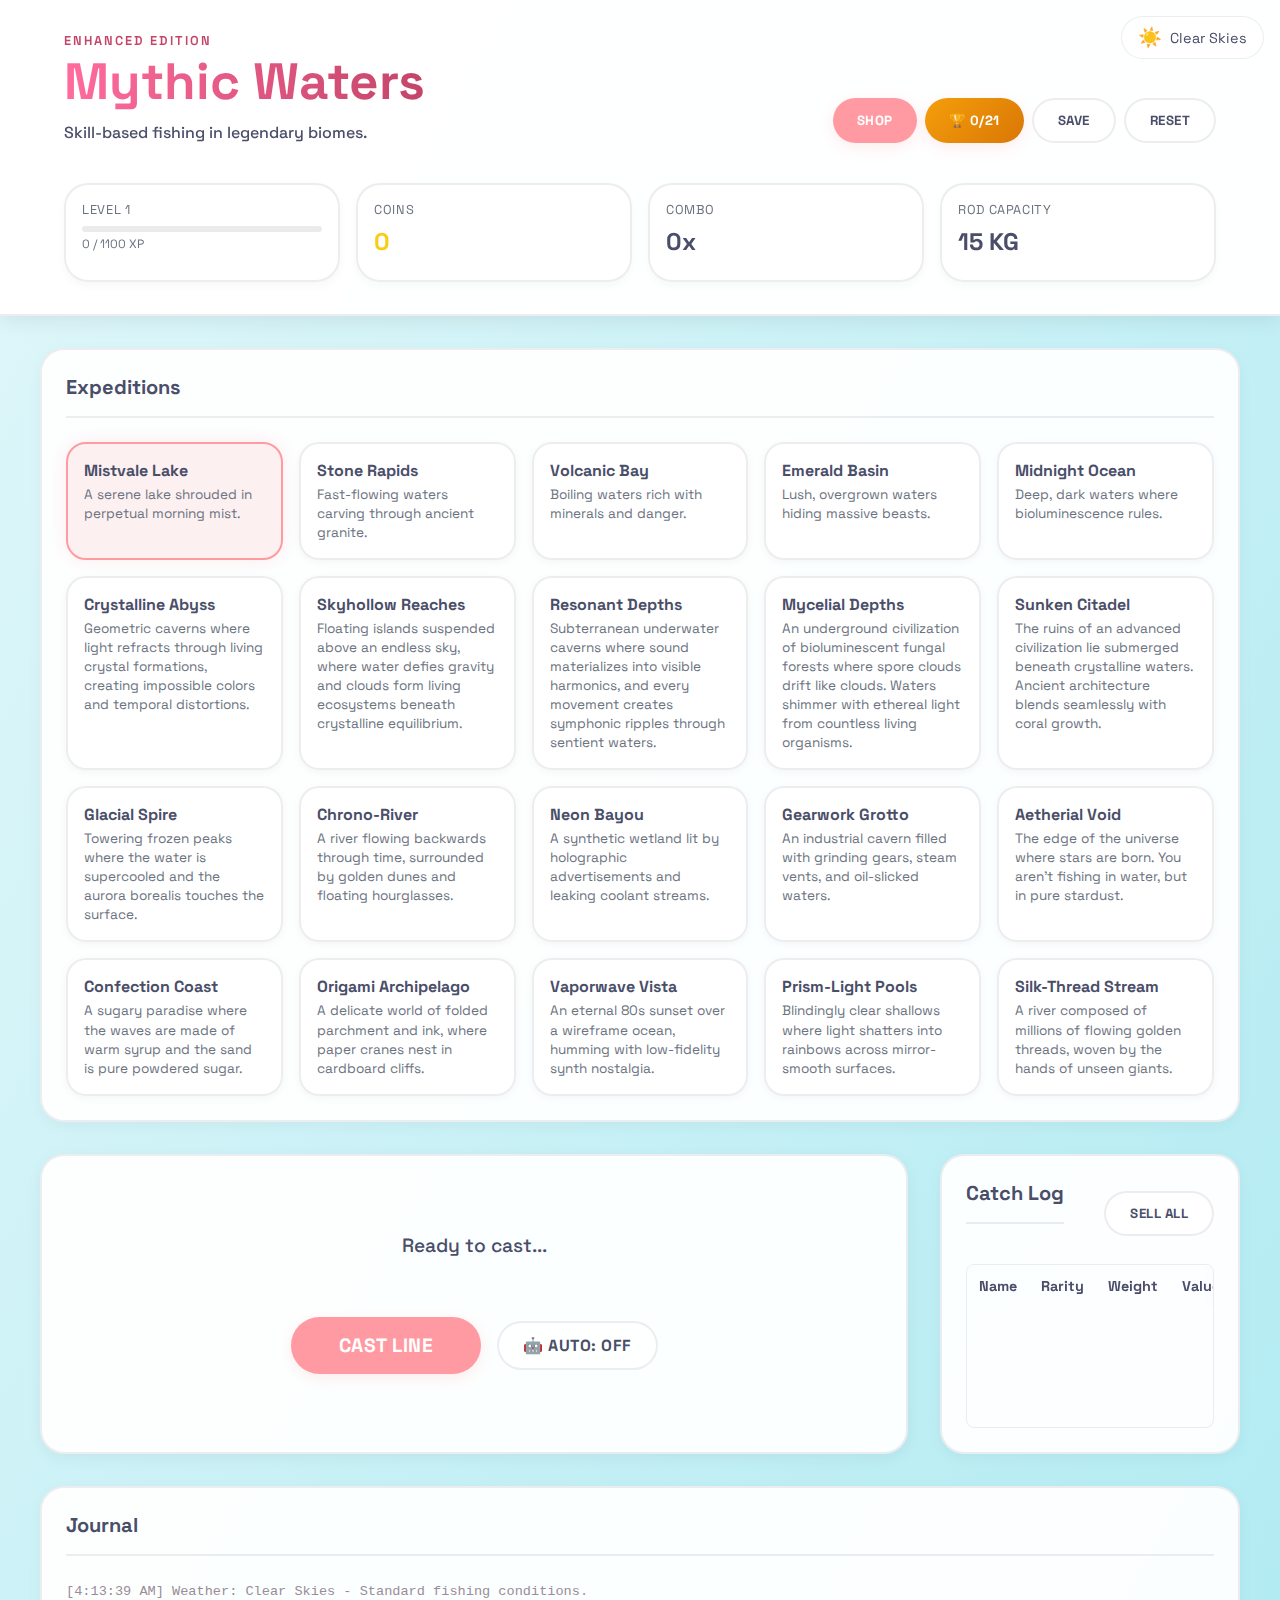
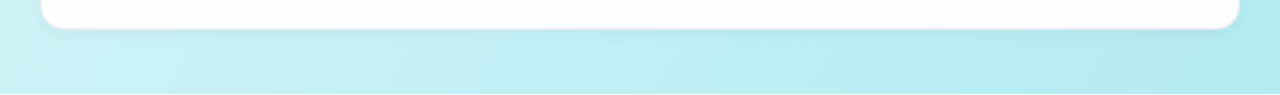
<file: index.html>
<!DOCTYPE html>
<html lang="en">

<head>
    <meta charset="UTF-8" />
    <meta name="viewport" content="width=device-width, initial-scale=1.0" />
    <title>Mythic Waters | Enhanced Edition</title>
    <link rel="preconnect" href="https://fonts.googleapis.com" />
    <link rel="preconnect" href="https://fonts.gstatic.com" crossorigin />
    <link href="https://fonts.googleapis.com/css2?family=Space+Grotesk:wght@400;500;600;700&display=swap"
        rel="stylesheet" />
    <link rel="stylesheet" href="styles.css" />
</head>

<body>

    <header class="hero">
        <div class="weather-badge" id="weather-badge">
            <span class="weather-icon" id="weather-icon">☀️</span>
            <span id="weather-text">Clear Skies</span>
        </div>
        <div class="hero-content">
            <div>
                <p
                    style="text-transform:uppercase; letter-spacing:2px; font-size:0.8rem; margin:0; color:#c44569; font-weight:600;">
                    Enhanced Edition</p>
                <h1>Mythic Waters</h1>
                <p class="subtitle" style="color:#4a4e69; font-weight:500;">Skill-based fishing in legendary biomes.</p>
            </div>
            <div style="display:flex; gap:0.5rem;">
                <button class="btn-primary" onclick="GameAPI.shopOpen()">Shop</button>
                <button class="btn-primary" onclick="GameAPI.openAchievements()"
                    style="background:linear-gradient(135deg,#f59e0b,#d97706)">🏆 <span
                        id="achievement-count">0/21</span></button>
                <button class="btn-secondary" onclick="GameAPI.manualSave()">Save</button>
                <button class="btn-secondary" onclick="GameAPI.resetData()">Reset</button>
            </div>
        </div>

        <div class="player-stats">
            <div class="stat">
                <p class="stat-label">Level <span id="level-display">1</span></p>
                <div class="progress-container">
                    <div class="progress">
                        <div class="progress-bar" id="xp-bar"></div>
                    </div>
                    <p class="progress-text"><span id="xp-current">0</span> / <span id="xp-next">1000</span> XP</p>
                </div>
            </div>
            <div class="stat">
                <p class="stat-label">Coins</p>
                <p class="stat-value warning" style="color:#facc15" id="coins-display">0</p>
            </div>
            <div class="stat">
                <p class="stat-label">Combo</p>
                <p class="stat-value" id="combo-display">0x</p>
            </div>
            <div class="stat">
                <p class="stat-label">Rod Capacity</p>
                <p class="stat-value" id="capacity-display">20 KG</p>
            </div>
        </div>
    </header>

    <main>
        <!-- Locations -->
        <section>
            <h2>Expeditions</h2>
            <div class="location-grid" id="location-grid">
                <!-- Injected via JS -->
            </div>
        </section>

        <!-- Main Gameplay -->
        <div class="fishing-zone">
            <!-- Action Panel -->
            <section class="action-area">
                <div class="status-text" id="status-message">Ready to cast...</div>

                <!-- Minigame UI -->
                <div class="minigame-container" id="minigame-ui">
                    <div class="target-zone" id="mg-target"></div>
                    <div class="indicator" id="mg-indicator"></div>
                </div>

                <!-- Auto-Fish Cooldown Progress Bar -->
                <div class="auto-cooldown-container" id="auto-cooldown-container" style="display: none;">
                    <div class="cooldown-label">🤖 Next cast in...</div>
                    <div class="cooldown-bar-track">
                        <div class="cooldown-bar-fill" id="cooldown-bar-fill"></div>
                    </div>
                </div>

                <div class="last-catch-display" id="last-catch"></div>
                <div class="action-buttons">
                    <button class="btn-primary cast-btn-lg" id="action-btn">Cast Line</button>
                    <button class="auto-fish-btn" id="auto-fish-btn">🤖 Auto: OFF</button>
                </div>
            </section>

            <!-- Inventory -->
            <section class="inventory-panel">
                <div class="inventory-header">
                    <h2>Catch Log</h2>
                    <button class="btn-secondary" onclick="GameAPI.inventorySellAll()">Sell All</button>
                </div>
                <div class="inv-scroll">
                    <table id="inventory-table">
                        <thead>
                            <tr>
                                <th>Name</th>
                                <th>Rarity</th>
                                <th>Weight</th>
                                <th>Value</th>
                            </tr>
                        </thead>
                        <tbody></tbody>
                    </table>
                </div>
            </section>
        </div>

        <!-- Shop Modal -->
        <div class="shop-modal-overlay" id="shop-modal-overlay" onclick="GameAPI.shopClose()"></div>
        <div class="shop-modal" id="shop-modal">
            <div class="shop-modal-header">
                <h2>General Shop</h2>
                <button class="shop-close-btn" onclick="GameAPI.shopClose()">&times;</button>
            </div>
            <div class="shop-tabs">
                <button class="shop-tab-btn active" data-tab="weather" onclick="GameAPI.shopSwitchTab('weather')">⛅
                    Weather</button>
                <button class="shop-tab-btn" data-tab="amulets" onclick="GameAPI.shopSwitchTab('amulets')">🧿
                    Amulets</button>
                <button class="shop-tab-btn" data-tab="rods" onclick="GameAPI.shopSwitchTab('rods')">🎣 Rods</button>
                <button class="shop-tab-btn" data-tab="baits" onclick="GameAPI.shopSwitchTab('baits')">🪱 Baits</button>
            </div>
            <div class="shop-tab-content" id="shop-tab-content"></div>
        </div>

        <!-- Achievements Modal -->
        <div class="shop-modal-overlay" id="achievements-overlay" onclick="GameAPI.closeAchievements()"></div>
        <div class="shop-modal achievements-modal" id="achievements-modal">
            <div class="shop-modal-header">
                <h2>🏆 Achievements</h2>
                <button class="shop-close-btn" onclick="GameAPI.closeAchievements()">&times;</button>
            </div>
            <div id="achievements-list" class="achievements-list"></div>
        </div>

        <!-- Log -->
        <section>
            <h2>Journal</h2>
            <ul class="log-list" id="game-log"></ul>
        </section>
    </main>

    <!-- Data: Core -->
    <script src="js/data/rarity.js"></script>
    <script src="js/data/rods.js"></script>
    <script src="js/data/baits.js"></script>
    <script src="js/data/weather.js"></script>
    <script src="js/data/locations.js"></script>
    <script src="js/data/amulets.js"></script>
    <script src="js/data/weather-shop.js"></script>
    <script src="js/data/achievements.js"></script>

    <!-- Data: Biome Fish -->
    <script src="js/data/biomes/mistvale.js"></script>
    <script src="js/data/biomes/stone_rapids.js"></script>
    <script src="js/data/biomes/volcanic.js"></script>
    <script src="js/data/biomes/emerald.js"></script>
    <script src="js/data/biomes/midnight.js"></script>
    <script src="js/data/biomes/crystalline_abyss.js"></script>
    <script src="js/data/biomes/skyhollow_reaches.js"></script>
    <script src="js/data/biomes/resonant_depths.js"></script>
    <script src="js/data/biomes/mycelial_depths.js"></script>
    <script src="js/data/biomes/sunken_citadel.js"></script>
    <script src="js/data/biomes/glacial_spire.js"></script>
    <script src="js/data/biomes/chrono_river.js"></script>
    <script src="js/data/biomes/neon_bayou.js"></script>
    <script src="js/data/biomes/gearwork_grotto.js"></script>
    <script src="js/data/biomes/aetherial_void.js"></script>
    <script src="js/data/biomes/confection_coast.js"></script>
    <script src="js/data/biomes/origami_archipelago.js"></script>
    <script src="js/data/biomes/vaporwave_vista.js"></script>
    <script src="js/data/biomes/prism_light_pools.js"></script>
    <script src="js/data/biomes/silk_thread_stream.js"></script>
    <script src="js/data/fish-db.js"></script>

    <!-- Systems -->
    <script src="js/systems/ui.js"></script>
    <script src="js/systems/shop.js"></script>
    <script src="js/systems/inventory.js"></script>
    <script src="js/systems/save.js"></script>
    <script src="js/systems/achievements.js"></script>

    <!-- Engine -->
    <script src="js/engine.js"></script>
</body>

</html>
</file>
<file: styles.css>
/**
 * MYTHIC WATERS: ENHANCED EDITION
 * Pastel Pop Theme - Separate CSS File
 */

:root {
    /* PASTEL POP THEME */
    --bg: linear-gradient(135deg, #fdfbf7, #fff0f5);
    /* Cream to Soft Pink */
    --surface: rgba(255, 255, 255, 0.85);
    --surface-alt: rgba(255, 255, 255, 0.6);
    --accent: #ff9aa2;
    /* Pastel Salmon/Pink */
    --accent-soft: rgba(255, 154, 162, 0.2);
    --text: #4a4e69;
    /* Soft Dark Blue/Gray */
    --muted: #9a8c98;
    --border: rgba(74, 78, 105, 0.1);
    --danger: #ffb7b2;
    /* Pastel Red */
    --success: #b5ead7;
    /* Mint Green */
    --warning: #ffdac1;
    /* Pastel Peach/Yellow */
    font-size: 16px;
}

* {
    box-sizing: border-box;
}

body {
    margin: 0;
    min-height: 100vh;
    font-family: 'Space Grotesk', system-ui, sans-serif;
    background: var(--bg);
    color: var(--text);
    transition: background 0.6s ease;
    overflow-x: hidden;
}

/* --- Animations --- */
@keyframes pulse-glow {
    0% {
        box-shadow: 0 0 0 0 rgba(109, 214, 255, 0.4);
    }

    70% {
        box-shadow: 0 0 0 10px rgba(109, 214, 255, 0);
    }

    100% {
        box-shadow: 0 0 0 0 rgba(109, 214, 255, 0);
    }
}

@keyframes weather-fade {
    0% {
        opacity: 0.5;
    }

    100% {
        opacity: 1;
    }
}

/* --- Layout --- */
main {
    width: min(1200px, 94vw);
    margin: 2rem auto 4rem;
    display: flex;
    flex-direction: column;
    gap: 2rem;
}

/* --- Hero Section --- */
.hero {
    background: rgba(255, 255, 255, 0.98);
    backdrop-filter: blur(10px);
    border-bottom: 2px solid var(--border);
    padding: 2rem 5vw;
    display: flex;
    flex-direction: column;
    gap: 1.5rem;
    box-shadow: 0 4px 20px rgba(0, 0, 0, 0.08);
    /* Softer shadow */
    position: relative;
    overflow: hidden;
}

.weather-badge {
    position: absolute;
    top: 1rem;
    right: 1rem;
    background: var(--surface-alt);
    border: 1px solid var(--border);
    padding: 0.5rem 1rem;
    border-radius: 2rem;
    display: flex;
    align-items: center;
    gap: 0.5rem;
    font-size: 0.9rem;
    animation: weather-fade 1s ease;
}

.weather-icon {
    font-size: 1.2rem;
}

.hero-content {
    display: flex;
    justify-content: space-between;
    align-items: flex-end;
    gap: 2rem;
    flex-wrap: wrap;
}

h1 {
    margin: 0;
    font-size: clamp(2rem, 4vw, 3.5rem);
    background: linear-gradient(to right, #ff6b9d, #c44569);
    /* Vibrant Pink Gradient */
    -webkit-background-clip: text;
    background-clip: text;
    -webkit-text-fill-color: transparent;
}

.subtitle {
    margin: 0.5rem 0 0;
    color: var(--muted);
}

/* --- Stats Grid --- */
.player-stats {
    display: grid;
    grid-template-columns: repeat(auto-fit, minmax(140px, 1fr));
    gap: 1rem;
    margin-top: 1rem;
}

.stat {
    background: rgba(255, 255, 255, 0.95);
    padding: 1rem;
    border-radius: 1.5rem;
    border: 2px solid var(--border);
    box-shadow: 0 4px 10px rgba(0, 0, 0, 0.03);
    transition: transform 0.2s;
}

.stat:hover {
    transform: translateY(-2px);
}

.stat-label {
    margin: 0;
    font-size: 0.8rem;
    color: #6b7280;
    /* Visible gray */
    text-transform: uppercase;
    letter-spacing: 0.05em;
}

.stat-value {
    margin: 0.5rem 0 0;
    font-size: 1.5rem;
    font-weight: 700;
    color: #4a4e69;
    /* Dark text */
}

.stat-value.highlight {
    color: #ff6b9d;
    /* Vibrant pink for emphasis */
}

/* --- Progress Bar --- */
.progress-container {
    margin-top: 0.5rem;
}

.progress {
    height: 6px;
    background: rgba(0, 0, 0, 0.08);
    /* Visible on light bg */
    border-radius: 3px;
    overflow: hidden;
}

.progress-bar {
    height: 100%;
    background: linear-gradient(90deg, #ff6b9d, #c44569);
    /* Vibrant pink gradient */
    width: 0%;
    transition: width 0.3s ease;
}

.progress-text {
    font-size: 0.75rem;
    color: #6b7280;
    margin-top: 0.25rem;
}

/* --- Common UI Elements --- */
section {
    background: rgba(255, 255, 255, 0.95);
    border-radius: 1.5rem;
    padding: 1.5rem;
    border: 2px solid var(--border);
    box-shadow: 0 4px 15px rgba(0, 0, 0, 0.04);
}

h2 {
    margin-top: 0;
    color: #4a4e69;
    border-bottom: 2px solid var(--border);
    padding-bottom: 1rem;
    margin-bottom: 1.5rem;
    font-size: 1.25rem;
}

button {
    font-family: inherit;
    border: none;
    padding: 0.75rem 1.5rem;
    border-radius: 50px;
    /* Pill shape for pop feel */
    cursor: pointer;
    font-weight: 700;
    transition: all 0.2s cubic-bezier(0.175, 0.885, 0.32, 1.275);
    /* Bouncy */
    text-transform: uppercase;
    letter-spacing: 0.5px;
}

button:active {
    transform: scale(0.95);
}

button:disabled {
    opacity: 0.5;
    cursor: not-allowed;
    transform: none !important;
}

.btn-primary {
    background: var(--accent);
    color: #fff;
    box-shadow: 0 4px 15px var(--accent-soft);
}

.btn-primary:hover:not(:disabled) {
    transform: scale(1.05) translateY(-2px);
    box-shadow: 0 6px 20px var(--accent-soft);
    filter: brightness(1.05);
}

.btn-secondary {
    background: #fff;
    color: var(--text);
    border: 2px solid var(--border);
}

.btn-secondary:hover:not(:disabled) {
    background: var(--bg);
    border-color: var(--accent);
    color: var(--accent);
}

.btn-danger {
    background: var(--danger);
    color: #fff;
}

.btn-danger:hover {
    filter: brightness(0.95);
}

/* --- Locations --- */
.location-grid {
    display: grid;
    grid-template-columns: repeat(auto-fit, minmax(200px, 1fr));
    gap: 1rem;
}

.location-card {
    padding: 1rem;
    background: rgba(255, 255, 255, 0.9);
    border: 2px solid var(--border);
    border-radius: 1.25rem;
    cursor: pointer;
    transition: all 0.2s;
    box-shadow: 0 2px 8px rgba(0, 0, 0, 0.04);
}

.location-card:hover {
    border-color: var(--accent);
    transform: translateY(-2px);
}

.location-card.active {
    border-color: var(--accent);
    background: rgba(255, 154, 162, 0.15);
    /* Pastel accent bg */
    box-shadow: 0 0 20px rgba(255, 154, 162, 0.2);
}

.loc-name {
    font-weight: 700;
    margin-bottom: 0.25rem;
    color: #4a4e69;
}

.loc-desc {
    font-size: 0.85rem;
    color: #6b7280;
    line-height: 1.4;
}

/* --- Fishing Panel & Minigame --- */
.fishing-zone {
    display: grid;
    grid-template-columns: 1fr 300px;
    gap: 2rem;
}

@media (max-width: 800px) {
    .fishing-zone {
        grid-template-columns: 1fr;
    }
}

.action-area {
    background: rgba(255, 255, 255, 0.95);
    /* Light bg for pastel */
    border-radius: 1.5rem;
    padding: 2rem;
    display: flex;
    flex-direction: column;
    align-items: center;
    justify-content: center;
    min-height: 300px;
    text-align: center;
    position: relative;
    border: 2px solid var(--border);
    box-shadow: 0 4px 15px rgba(0, 0, 0, 0.05);
}

.status-text {
    font-size: 1.2rem;
    margin-bottom: 1.5rem;
    min-height: 1.5em;
    color: #4a4e69;
    /* Dark text for visibility */
    font-weight: 500;
}

.last-catch-display {
    font-size: 0.9rem;
    color: #10b981;
    /* Vibrant green */
    margin-bottom: 2rem;
    font-weight: 600;
}

/* MINIGAME STYLES */
.minigame-container {
    width: 100%;
    max-width: 400px;
    height: 40px;
    background: #e5e7eb;
    /* Light gray for pastel */
    border-radius: 20px;
    position: relative;
    overflow: hidden;
    border: 2px solid var(--border);
    margin-bottom: 1.5rem;
    display: none;
    /* Hidden by default */
}

.minigame-container.active {
    display: block;
}

.target-zone {
    position: absolute;
    top: 0;
    bottom: 0;
    background: rgba(16, 185, 129, 0.3);
    /* Green tint */
    border-left: 2px solid #10b981;
    border-right: 2px solid #10b981;
    width: 20%;
    /* Dynamic */
    left: 40%;
    /* Dynamic */
}

.indicator {
    position: absolute;
    top: 0;
    bottom: 0;
    width: 4px;
    background: #ff6b9d;
    /* Pink indicator */
    box-shadow: 0 0 10px #ff6b9d;
    left: 0%;
    transition: left 0.05s linear;
    /* Smooth movement handled by JS */
}

.cast-btn-lg {
    font-size: 1.2rem;
    padding: 1rem 3rem;
    border-radius: 50px;
}

.cast-btn-lg.reeling {
    background: var(--warning);
    color: #000;
}

/* --- Auto-Fish Button --- */
.action-buttons {
    display: flex;
    gap: 1rem;
    align-items: center;
    flex-wrap: wrap;
    justify-content: center;
}

.auto-fish-btn {
    font-size: 1rem;
    padding: 0.75rem 1.5rem;
    border-radius: 50px;
    background: var(--surface-alt);
    color: var(--text);
    border: 2px solid var(--border);
    transition: all 0.3s ease;
}

.auto-fish-btn:hover:not(:disabled) {
    border-color: var(--accent);
    background: var(--accent-soft);
}

.auto-fish-btn.active {
    background: linear-gradient(135deg, #4ade80, #22c55e);
    color: #000;
    border-color: #4ade80;
    box-shadow: 0 0 20px rgba(74, 222, 128, 0.4);
    animation: pulse-glow 1s infinite;
}

/* --- Auto-Fish Cooldown Progress Bar --- */
.auto-cooldown-container {
    width: 100%;
    max-width: 400px;
    margin-bottom: 1.5rem;
    text-align: center;
}

.cooldown-label {
    font-size: 0.9rem;
    color: var(--muted);
    margin-bottom: 0.5rem;
    font-weight: 500;
}

.cooldown-bar-track {
    height: 12px;
    background: rgba(0, 0, 0, 0.1);
    border-radius: 6px;
    overflow: hidden;
    border: 1px solid var(--border);
}

.cooldown-bar-fill {
    height: 100%;
    width: 0%;
    background: linear-gradient(90deg, #4ade80, #22c55e);
    border-radius: 6px;
    transition: width 0.1s linear;
    box-shadow: 0 0 8px rgba(74, 222, 128, 0.5);
}

/* --- Inventory --- */
.inventory-panel {
    display: flex;
    flex-direction: column;
    gap: 1rem;
    height: 100%;
}

.inventory-header {
    display: flex;
    justify-content: space-between;
    align-items: center;
}

.inv-scroll {
    flex: 1;
    overflow-y: auto;
    max-height: 400px;
    border: 1px solid var(--border);
    border-radius: 0.5rem;
}

table {
    width: 100%;
    border-collapse: collapse;
    font-size: 0.9rem;
}

th {
    text-align: left;
    padding: 0.75rem;
    background: rgba(255, 255, 255, 0.05);
    position: sticky;
    top: 0;
    backdrop-filter: blur(5px);
}

td {
    padding: 0.75rem;
    border-bottom: 1px solid var(--border);
}

tr:hover {
    background: rgba(255, 255, 255, 0.02);
}

.rarity-tag {
    padding: 2px 6px;
    border-radius: 4px;
    font-size: 0.75rem;
    font-weight: 600;
    text-transform: uppercase;
}

/* --- Shop --- */
.shop-grid {
    display: grid;
    gap: 1rem;
}

.shop-item {
    display: flex;
    justify-content: space-between;
    align-items: center;
    padding: 1rem;
    border: 2px solid var(--border);
    border-radius: 1.25rem;
    background: rgba(255, 255, 255, 0.95);
    /* Light bg for pastel */
    box-shadow: 0 2px 8px rgba(0, 0, 0, 0.05);
    transition: transform 0.2s, box-shadow 0.2s;
}

.shop-item:hover {
    transform: translateY(-2px);
    box-shadow: 0 4px 12px rgba(0, 0, 0, 0.08);
}

.item-info h3 {
    margin: 0 0 0.25rem 0;
    font-size: 1rem;
    color: #4a4e69;
    /* Dark text for visibility */
}

.item-info p {
    margin: 0;
    font-size: 0.8rem;
    color: #6b7280;
    /* Medium gray - visible on white */
}

.item-buy {
    text-align: right;
}

.cost {
    font-weight: 700;
    color: #f59e0b;
    /* Amber/Orange - vibrant and visible */
    display: block;
    margin-bottom: 0.5rem;
}

/* --- Log --- */
.log-list {
    list-style: none;
    padding: 0;
    margin: 0;
    max-height: 200px;
    overflow-y: auto;
    font-family: monospace;
    font-size: 0.85rem;
}

.log-list li {
    padding: 0.25rem 0;
    color: var(--muted);
    border-bottom: 1px solid rgba(255, 255, 255, 0.05);
}

/* --- Shop Modal --- */
.shop-modal-overlay {
    position: fixed;
    inset: 0;
    background: rgba(0, 0, 0, 0.4);
    backdrop-filter: blur(4px);
    z-index: 999;
    opacity: 0;
    pointer-events: none;
    transition: opacity 0.3s ease;
}

.shop-modal-overlay.active {
    opacity: 1;
    pointer-events: auto;
}

.shop-modal {
    position: fixed;
    top: 50%;
    left: 50%;
    transform: translate(-50%, -50%) scale(0.92);
    width: min(900px, 92vw);
    max-height: 85vh;
    background: rgba(255, 255, 255, 0.98);
    border-radius: 1.75rem;
    border: 2px solid var(--border);
    box-shadow: 0 20px 60px rgba(0, 0, 0, 0.15);
    z-index: 1000;
    display: flex;
    flex-direction: column;
    opacity: 0;
    pointer-events: none;
    transition: opacity 0.3s ease, transform 0.3s cubic-bezier(0.175, 0.885, 0.32, 1.275);
}

.shop-modal.active {
    opacity: 1;
    pointer-events: auto;
    transform: translate(-50%, -50%) scale(1);
}

.shop-modal-header {
    display: flex;
    justify-content: space-between;
    align-items: center;
    padding: 1.25rem 1.75rem;
    border-bottom: 2px solid var(--border);
}

.shop-modal-header h2 {
    margin: 0;
    border: none;
    padding: 0;
    font-size: 1.4rem;
    background: linear-gradient(to right, #ff6b9d, #c44569);
    -webkit-background-clip: text;
    background-clip: text;
    -webkit-text-fill-color: transparent;
}

.shop-close-btn {
    width: 36px;
    height: 36px;
    border-radius: 50%;
    display: flex;
    align-items: center;
    justify-content: center;
    font-size: 1.4rem;
    padding: 0;
    background: var(--surface-alt);
    color: var(--text);
    border: 1px solid var(--border);
}

.shop-close-btn:hover {
    background: var(--danger);
    color: #fff;
}

.shop-tabs {
    display: flex;
    gap: 0;
    padding: 0 1rem;
    border-bottom: 2px solid var(--border);
    background: rgba(255, 255, 255, 0.6);
}

.shop-tab-btn {
    flex: 1;
    padding: 0.85rem 0.5rem;
    border-radius: 0;
    background: transparent;
    color: var(--muted);
    border: none;
    border-bottom: 3px solid transparent;
    font-size: 0.9rem;
    font-weight: 600;
    text-transform: none;
    transition: color 0.2s, border-color 0.2s, background 0.2s;
}

.shop-tab-btn:hover:not(.active) {
    color: var(--text);
    background: rgba(255, 154, 162, 0.06);
}

.shop-tab-btn.active {
    color: #c44569;
    border-bottom-color: #c44569;
    background: rgba(255, 154, 162, 0.1);
}

.shop-tab-content {
    padding: 1.5rem;
    overflow-y: auto;
    flex: 1;
}

.shop-tab-title {
    margin: 0 0 0.25rem;
    font-size: 1.15rem;
    color: var(--text);
}

.shop-tab-desc {
    margin: 0 0 1.25rem;
    font-size: 0.85rem;
    color: var(--muted);
}

/* Shop grid inside modal */
.shop-modal .shop-grid {
    display: grid;
    gap: 0.75rem;
}

.shop-modal .shop-item {
    display: flex;
    justify-content: space-between;
    align-items: center;
    padding: 1rem 1.25rem;
    border: 2px solid var(--border);
    border-radius: 1rem;
    background: rgba(255, 255, 255, 0.95);
    box-shadow: 0 2px 6px rgba(0, 0, 0, 0.04);
    transition: transform 0.2s, box-shadow 0.2s, border-color 0.2s;
    gap: 1rem;
}

.shop-modal .shop-item:hover {
    transform: translateY(-1px);
    box-shadow: 0 4px 12px rgba(0, 0, 0, 0.07);
    border-color: rgba(255, 154, 162, 0.3);
}

.shop-item-highlight {
    border-color: rgba(74, 222, 128, 0.4) !important;
    background: rgba(74, 222, 128, 0.06) !important;
}

.shop-item-desc {
    font-size: 0.78rem !important;
    color: var(--muted) !important;
    line-height: 1.4;
    margin-top: 0.25rem !important;
}

.shop-item-stock,
.shop-item-meta {
    font-size: 0.8rem !important;
    color: #6b7280 !important;
    margin-top: 0.35rem !important;
}

.item-actions {
    display: flex;
    gap: 0.5rem;
    flex-shrink: 0;
}

.btn-sm {
    padding: 0.5rem 1rem !important;
    font-size: 0.8rem !important;
}

/* Amulet active badge */
.amulet-active-badge {
    padding: 0.6rem 1rem;
    border-radius: 0.75rem;
    font-size: 0.88rem;
    font-weight: 600;
    margin-bottom: 1.25rem;
    background: rgba(74, 222, 128, 0.12);
    color: #16a34a;
    border: 1px solid rgba(74, 222, 128, 0.3);
}

.amulet-active-badge.inactive {
    background: rgba(0, 0, 0, 0.04);
    color: var(--muted);
    border-color: var(--border);
}

@media (max-width: 600px) {
    .shop-modal {
        width: 98vw;
        max-height: 92vh;
        border-radius: 1.25rem;
    }

    .shop-tabs {
        flex-wrap: wrap;
    }

    .shop-tab-btn {
        flex: 1 1 45%;
        font-size: 0.8rem;
    }

    .shop-modal .shop-item {
        flex-direction: column;
        align-items: flex-start;
    }

    .item-actions {
        width: 100%;
    }

    .item-actions button {
        flex: 1;
    }
}

/* --- Offline Popup --- */
@keyframes slide-in-right {
    from {
        transform: translateX(100%);
        opacity: 0;
    }

    to {
        transform: translateX(0);
        opacity: 1;
    }
}

.offline-popup {
    position: fixed;
    top: 1.5rem;
    right: 1.5rem;
    width: min(380px, 90vw);
    background: rgba(255, 255, 255, 0.97);
    border: 2px solid rgba(74, 222, 128, 0.4);
    border-radius: 1.25rem;
    padding: 1.25rem 1.5rem;
    box-shadow: 0 12px 40px rgba(0, 0, 0, 0.12);
    z-index: 2000;
    animation: slide-in-right 0.4s cubic-bezier(0.175, 0.885, 0.32, 1.275);
    transition: opacity 0.5s ease, transform 0.5s ease;
}

.offline-popup-fade {
    opacity: 0;
    transform: translateX(100%);
}

.offline-popup-header {
    display: flex;
    justify-content: space-between;
    align-items: center;
    margin-bottom: 0.75rem;
    font-weight: 700;
    font-size: 1.1rem;
    color: #16a34a;
}

.offline-popup-close {
    width: 28px;
    height: 28px;
    border-radius: 50%;
    display: flex;
    align-items: center;
    justify-content: center;
    font-size: 1.2rem;
    padding: 0;
    background: rgba(0, 0, 0, 0.06);
    color: var(--text);
    border: none;
    cursor: pointer;
    text-transform: none;
}

.offline-popup-close:hover {
    background: var(--danger);
    color: #fff;
}

.offline-popup p {
    margin: 0.4rem 0;
    font-size: 0.92rem;
    color: var(--text);
    line-height: 1.5;
}

/* ===== ACHIEVEMENT SYSTEM ===== */

/* Toast notification */
.achievement-toast {
    position: fixed;
    top: 1rem;
    right: -400px;
    width: 340px;
    background: linear-gradient(135deg, #1a1a2e, #16213e);
    border: 1px solid #f59e0b;
    border-radius: 12px;
    padding: 1rem;
    display: flex;
    gap: 0.75rem;
    align-items: center;
    z-index: 10000;
    box-shadow: 0 8px 32px rgba(245, 158, 11, 0.3);
    transition: right 0.5s cubic-bezier(0.34, 1.56, 0.64, 1);
}

.achievement-toast.show {
    right: 1rem;
}

.achievement-toast.hide {
    right: -400px;
    opacity: 0;
    transition: right 0.4s ease-in, opacity 0.4s ease-in;
}

.achievement-toast-icon {
    font-size: 2rem;
    flex-shrink: 0;
}

.achievement-toast-body {
    flex: 1;
    min-width: 0;
}

.achievement-toast-title {
    font-size: 0.7rem;
    text-transform: uppercase;
    letter-spacing: 1.5px;
    color: #f59e0b;
    margin-bottom: 0.15rem;
    font-weight: 600;
}

.achievement-toast-name {
    font-size: 1rem;
    font-weight: 700;
    color: #fff;
    margin-bottom: 0.15rem;
}

.achievement-toast-desc {
    font-size: 0.75rem;
    color: #94a3b8;
    line-height: 1.3;
}

/* Achievements modal */
.achievements-modal {
    max-height: 75vh;
    display: flex;
    flex-direction: column;
}

.achievements-list {
    overflow-y: auto;
    padding: 1rem;
    flex: 1;
}

.achievement-category {
    margin-bottom: 1.5rem;
}

.achievement-category h3 {
    font-size: 0.85rem;
    text-transform: uppercase;
    letter-spacing: 1px;
    color: #94a3b8;
    margin: 0 0 0.75rem 0;
    padding-bottom: 0.5rem;
    border-bottom: 1px solid var(--border);
}

.achievement-card {
    display: flex;
    align-items: center;
    gap: 0.75rem;
    padding: 0.65rem 0.75rem;
    border-radius: 8px;
    margin-bottom: 0.4rem;
    transition: background 0.2s;
}

.achievement-card.unlocked {
    background: rgba(245, 158, 11, 0.08);
    border: 1px solid rgba(245, 158, 11, 0.2);
}

.achievement-card.locked {
    background: rgba(100, 116, 139, 0.06);
    border: 1px solid transparent;
    opacity: 0.6;
}

.achievement-card:hover {
    background: rgba(245, 158, 11, 0.12);
    opacity: 1;
}

.achievement-icon {
    font-size: 1.5rem;
    flex-shrink: 0;
    width: 2rem;
    text-align: center;
}

.achievement-info {
    flex: 1;
    min-width: 0;
}

.achievement-name {
    font-weight: 600;
    font-size: 0.9rem;
    color: var(--text-primary);
}

.achievement-desc {
    font-size: 0.75rem;
    color: #94a3b8;
    line-height: 1.35;
    margin-top: 0.1rem;
}

.achievement-check {
    font-size: 1.1rem;
    flex-shrink: 0;
}
</file>
